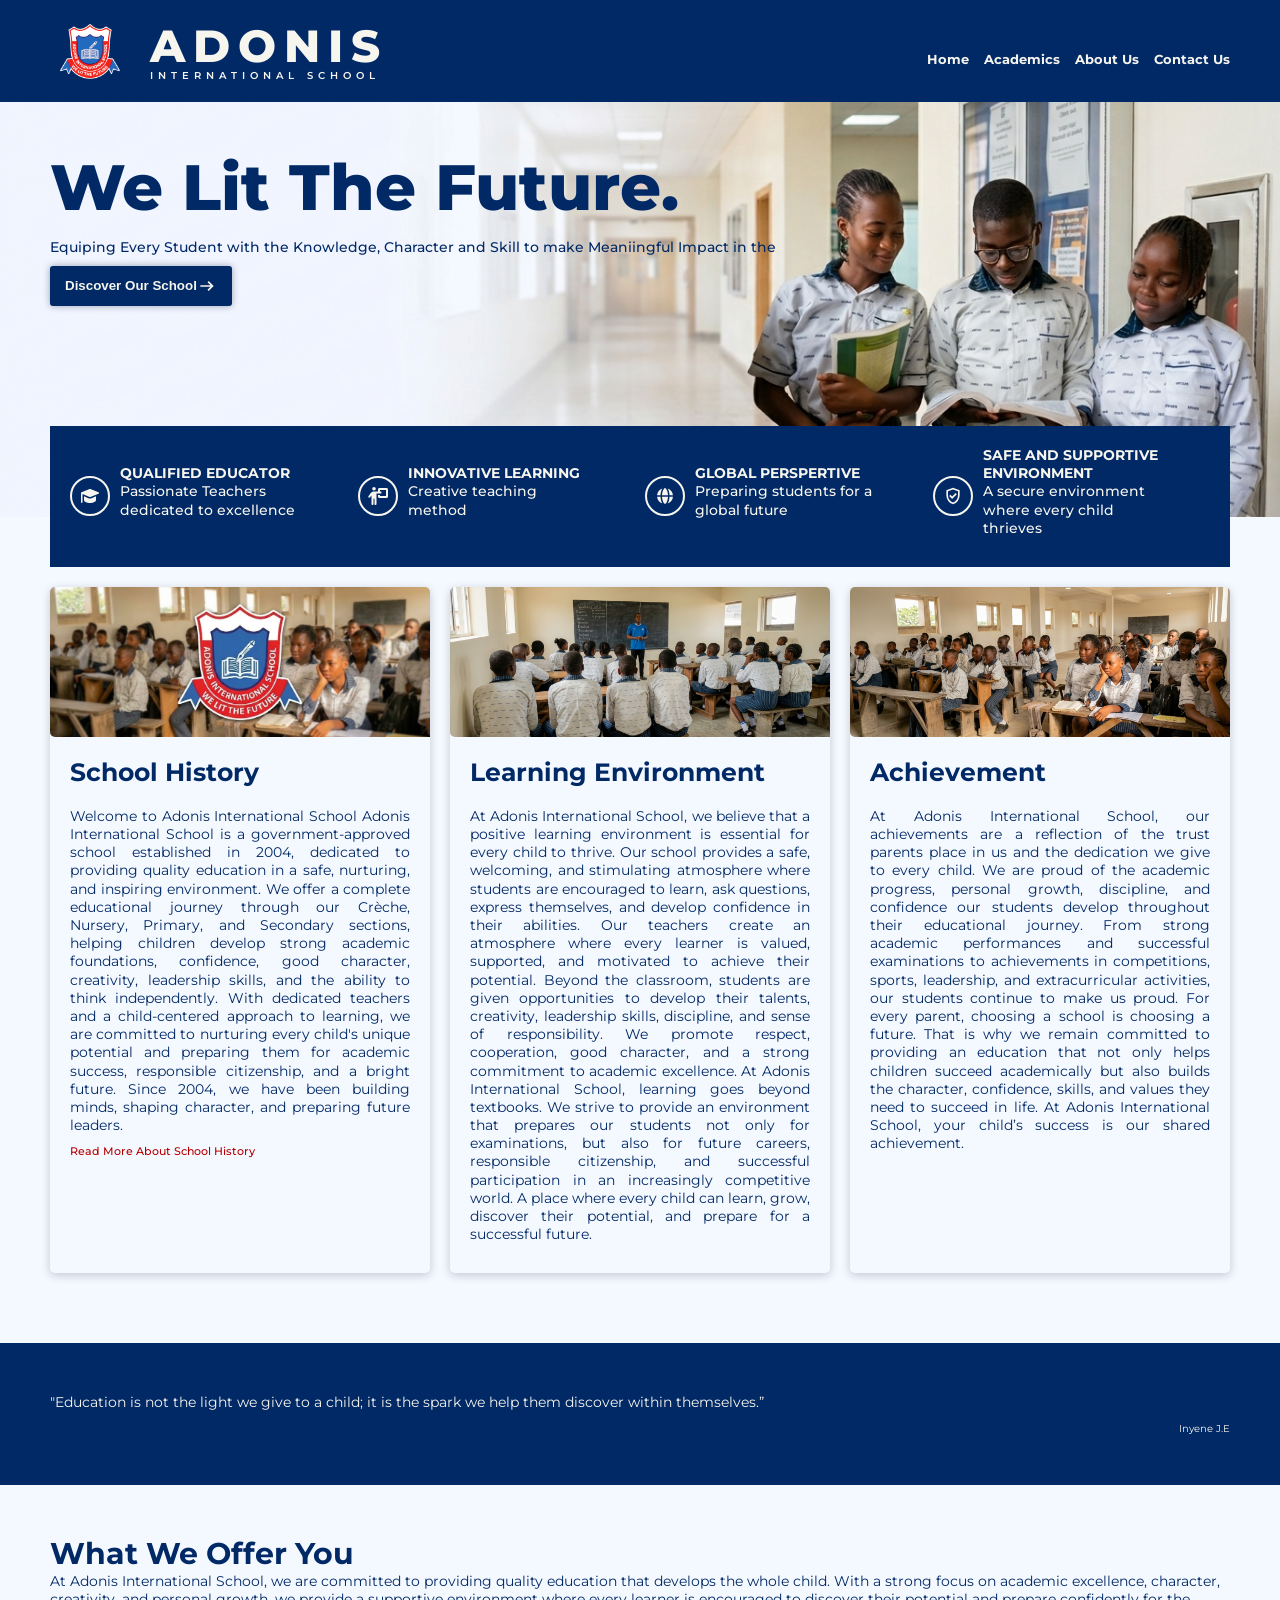
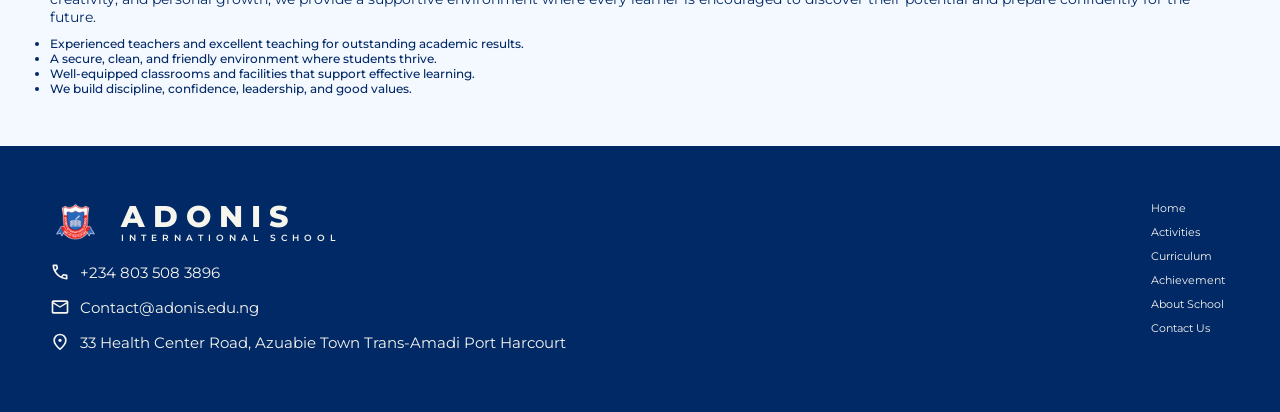
<file: index.html>
<!DOCTYPE html>
<html lang="en">

<head>
    <meta charset="UTF-8">
    <meta name="viewport" content="width=device-width, initial-scale=1.0">
    <title>Adonis International School</title>
    <link rel="stylesheet" href="/Styles/Layout/header.css">
    <link rel="stylesheet" href="/Styles/main.css">
    <link rel="stylesheet" href="/Styles/Components/buttons.css">
    <link rel="stylesheet" href="/Styles/Layout/footer.css">

</head>

<body>
    <div id="header"></div>
    <section class="hero">
        <h1 class="heroTitle">We Lit The Future.</h1>
        <p class="heroDesc">Equiping Every Student with the Knowledge, Character and Skill to make Meaniingful Impact in
            the </p>
        <a href=""><button>Discover Our School <svg xmlns="http://www.w3.org/2000/svg" height="24px"
                    viewBox="0 -960 960 960" width="24px" fill="#1f1f1f">
                    <path d="m560-240-56-58 142-142H160v-80h486L504-662l56-58 240 240-240 240Z" />
                </svg></button>
        </a>
        <div class="bragsContainer">
            <div class="bragCard">
                <div class="iconOutline"><svg xmlns="http://www.w3.org/2000/svg"
                        viewBox="0 0 640 640"><!--!Font Awesome Free v7.3.1 by @fontawesome - https://fontawesome.com License - https://fontawesome.com/license/free Copyright 2026 Fonticons, Inc.-->
                        <path
                            d="M80 259.8L289.2 345.9C299 349.9 309.4 352 320 352C330.6 352 341 349.9 350.8 345.9L593.2 246.1C602.2 242.4 608 233.7 608 224C608 214.3 602.2 205.6 593.2 201.9L350.8 102.1C341 98.1 330.6 96 320 96C309.4 96 299 98.1 289.2 102.1L46.8 201.9C37.8 205.6 32 214.3 32 224L32 520C32 533.3 42.7 544 56 544C69.3 544 80 533.3 80 520L80 259.8zM128 331.5L128 448C128 501 214 544 320 544C426 544 512 501 512 448L512 331.4L369.1 390.3C353.5 396.7 336.9 400 320 400C303.1 400 286.5 396.7 270.9 390.3L128 331.4z" />
                    </svg></div>
                <p><Span>QUALIFIED EDUCATOR</Span>Passionate Teachers dedicated to excellence</p>
            </div>
            <div class="bragCard">
                <div class="iconOutline"><svg xmlns="http://www.w3.org/2000/svg"
                        viewBox="0 0 640 640"><!--!Font Awesome Free v7.3.1 by @fontawesome - https://fontawesome.com License - https://fontawesome.com/license/free Copyright 2026 Fonticons, Inc.-->
                        <path
                            d="M192 144C222.9 144 248 118.9 248 88C248 57.1 222.9 32 192 32C161.1 32 136 57.1 136 88C136 118.9 161.1 144 192 144zM176 576L176 416C176 407.2 183.2 400 192 400C200.8 400 208 407.2 208 416L208 576C208 593.7 222.3 608 240 608C257.7 608 272 593.7 272 576L272 240L400 240C417.7 240 432 225.7 432 208C432 190.3 417.7 176 400 176L384 176L384 128L576 128L576 320L384 320L384 288L320 288L320 336C320 362.5 341.5 384 368 384L592 384C618.5 384 640 362.5 640 336L640 112C640 85.5 618.5 64 592 64L368 64C341.5 64 320 85.5 320 112L320 176L197.3 176C151.7 176 108.8 197.6 81.7 234.2L14.3 324.9C3.8 339.1 6.7 359.1 20.9 369.7C35.1 380.3 55.1 377.3 65.7 363.1L112 300.7L112 576C112 593.7 126.3 608 144 608C161.7 608 176 593.7 176 576z" />
                    </svg></div>
                <p><Span>INNOVATIVE LEARNING</Span>Creative teaching method</p>
            </div>
            <div class="bragCard">
                <div class="iconOutline"><svg xmlns="http://www.w3.org/2000/svg"
                        viewBox="0 0 640 640"><!--!Font Awesome Free v7.3.1 by @fontawesome - https://fontawesome.com License - https://fontawesome.com/license/free Copyright 2026 Fonticons, Inc.-->
                        <path
                            d="M415.9 344L225 344C227.9 408.5 242.2 467.9 262.5 511.4C273.9 535.9 286.2 553.2 297.6 563.8C308.8 574.3 316.5 576 320.5 576C324.5 576 332.2 574.3 343.4 563.8C354.8 553.2 367.1 535.8 378.5 511.4C398.8 467.9 413.1 408.5 416 344zM224.9 296L415.8 296C413 231.5 398.7 172.1 378.4 128.6C367 104.2 354.7 86.8 343.3 76.2C332.1 65.7 324.4 64 320.4 64C316.4 64 308.7 65.7 297.5 76.2C286.1 86.8 273.8 104.2 262.4 128.6C242.1 172.1 227.8 231.5 224.9 296zM176.9 296C180.4 210.4 202.5 130.9 234.8 78.7C142.7 111.3 74.9 195.2 65.5 296L176.9 296zM65.5 344C74.9 444.8 142.7 528.7 234.8 561.3C202.5 509.1 180.4 429.6 176.9 344L65.5 344zM463.9 344C460.4 429.6 438.3 509.1 406 561.3C498.1 528.6 565.9 444.8 575.3 344L463.9 344zM575.3 296C565.9 195.2 498.1 111.3 406 78.7C438.3 130.9 460.4 210.4 463.9 296L575.3 296z" />
                    </svg></div>
                <p><Span>GLOBAL PERSPERTIVE</Span>Preparing students for a global future</p>
            </div>
            <div class="bragCard">
                <div class="iconOutline"><svg xmlns="http://www.w3.org/2000/svg" height="24px" viewBox="0 -960 960 960"
                        width="24px" fill="#e3e3e3">
                        <path
                            d="m438-338 226-226-57-57-169 169-84-84-57 57 141 141Zm42 258q-139-35-229.5-159.5T160-516v-244l320-120 320 120v244q0 152-90.5 276.5T480-80Zm0-84q104-33 172-132t68-220v-189l-240-90-240 90v189q0 121 68 220t172 132Zm0-316Z" />
                    </svg></div>
                <p><Span>SAFE AND SUPPORTIVE ENVIRONMENT</Span>A secure environment where every child thrieves</p>
            </div>
        </div>

    </section>

    <section class="aboutSchool">
        <div class="aboutCard">
            <div class="imgContainer"><img src="/assets/Images/classAndLogo.jpg.jpeg" alt=""></div>
            <h3>School History</h3>
            <p>Welcome to Adonis International School

                Adonis International School is a government-approved school established in 2004, dedicated to providing
                quality education in a safe, nurturing, and inspiring environment.

                We offer a complete educational journey through our Crèche, Nursery, Primary, and Secondary sections,
                helping children develop strong academic foundations, confidence, good character, creativity, leadership
                skills, and the ability to think independently.

                With dedicated teachers and a child-centered approach to learning, we are committed to nurturing every
                child's unique potential and preparing them for academic success, responsible citizenship, and a bright
                future.

                Since 2004, we have been building minds, shaping character, and preparing future leaders. <br>

                <a href="/Pages/About/school.html">Read More About School History</a>
            </p>
        </div>
        <div class="aboutCard">
            <div class="imgContainer"><img src="/assets/Images/students_in_class_backView.jpeg" alt=""></div>
            <h3>Learning Environment</h3>
            <p>At Adonis International School, we believe that a positive learning environment is essential for every
                child to thrive. Our school provides a safe, welcoming, and stimulating atmosphere where students are
                encouraged to learn, ask questions, express themselves, and develop confidence in their abilities.

                Our teachers create an atmosphere where every learner is valued, supported, and motivated to
                achieve their potential.

                Beyond the classroom, students are given opportunities to develop their talents, creativity, leadership
                skills, discipline, and sense of responsibility. We promote respect, cooperation, good character, and a
                strong commitment to academic excellence.

                At Adonis International School, learning goes beyond textbooks. We strive to provide an environment that
                prepares our students not only for examinations, but also for future careers, responsible citizenship,
                and successful participation in an increasingly competitive world.

                A place where every child can learn, grow, discover their potential, and prepare for a successful
                future. <br>
                <!-- <a href="/Pages/About/facilities.html">Read More about Learning Environment</a> -->
            </p>
        </div>
        <div class="aboutCard">
            <div class="imgContainer"><img src="/assets/Images/students_in_class_frontView.jpeg" alt=""></div>
            <h3>Achievement</h3>
            <p>At Adonis International School, our achievements are a reflection of the trust parents place in us and
                the dedication we give to every child. We are proud of the academic progress, personal growth,
                discipline, and confidence our students develop throughout their educational journey.

                From strong academic performances and successful examinations to achievements in competitions, sports,
                leadership, and extracurricular activities, our students continue to make us proud.

                For every parent, choosing a school is choosing a future. That is why we remain committed to providing
                an education that not only helps children succeed academically but also builds the character,
                confidence, skills, and values they need to succeed in life.

                At Adonis International School, your child’s success is our shared achievement. <br>
                <!-- <a href="/Pages/About/achievements.html">Read More About Achievement</a> -->
            </p>
        </div>
    </section>
    <section class="quote">
        <p>"Education is not the light we give to a child; it is the spark we help them discover within themselves.”

        </p>
        <span>Inyene J.E</span>
    </section>
    <section class="chooseUs">
        <h2>What We Offer You</h2>
        <p>At Adonis International School, we are committed to providing quality education that develops the whole
            child. With a strong focus on academic excellence, character, creativity, and personal growth, we provide a
            supportive environment where every learner is encouraged to discover their potential and prepare confidently
            for the future.</p>
        <ul>
            <li>Experienced teachers and excellent teaching for outstanding academic results.</li>
            <li>A secure, clean, and friendly environment where students thrive.</li>
            <li>Well-equipped classrooms and facilities that support effective learning.</li>
            <li>We build discipline, confidence, leadership, and good values.</li>
        </ul>
    </section>
    <div id="footer"></div>

    <script type="module" src="/scripts/components.js"></script>
</body>

</html>
</file>
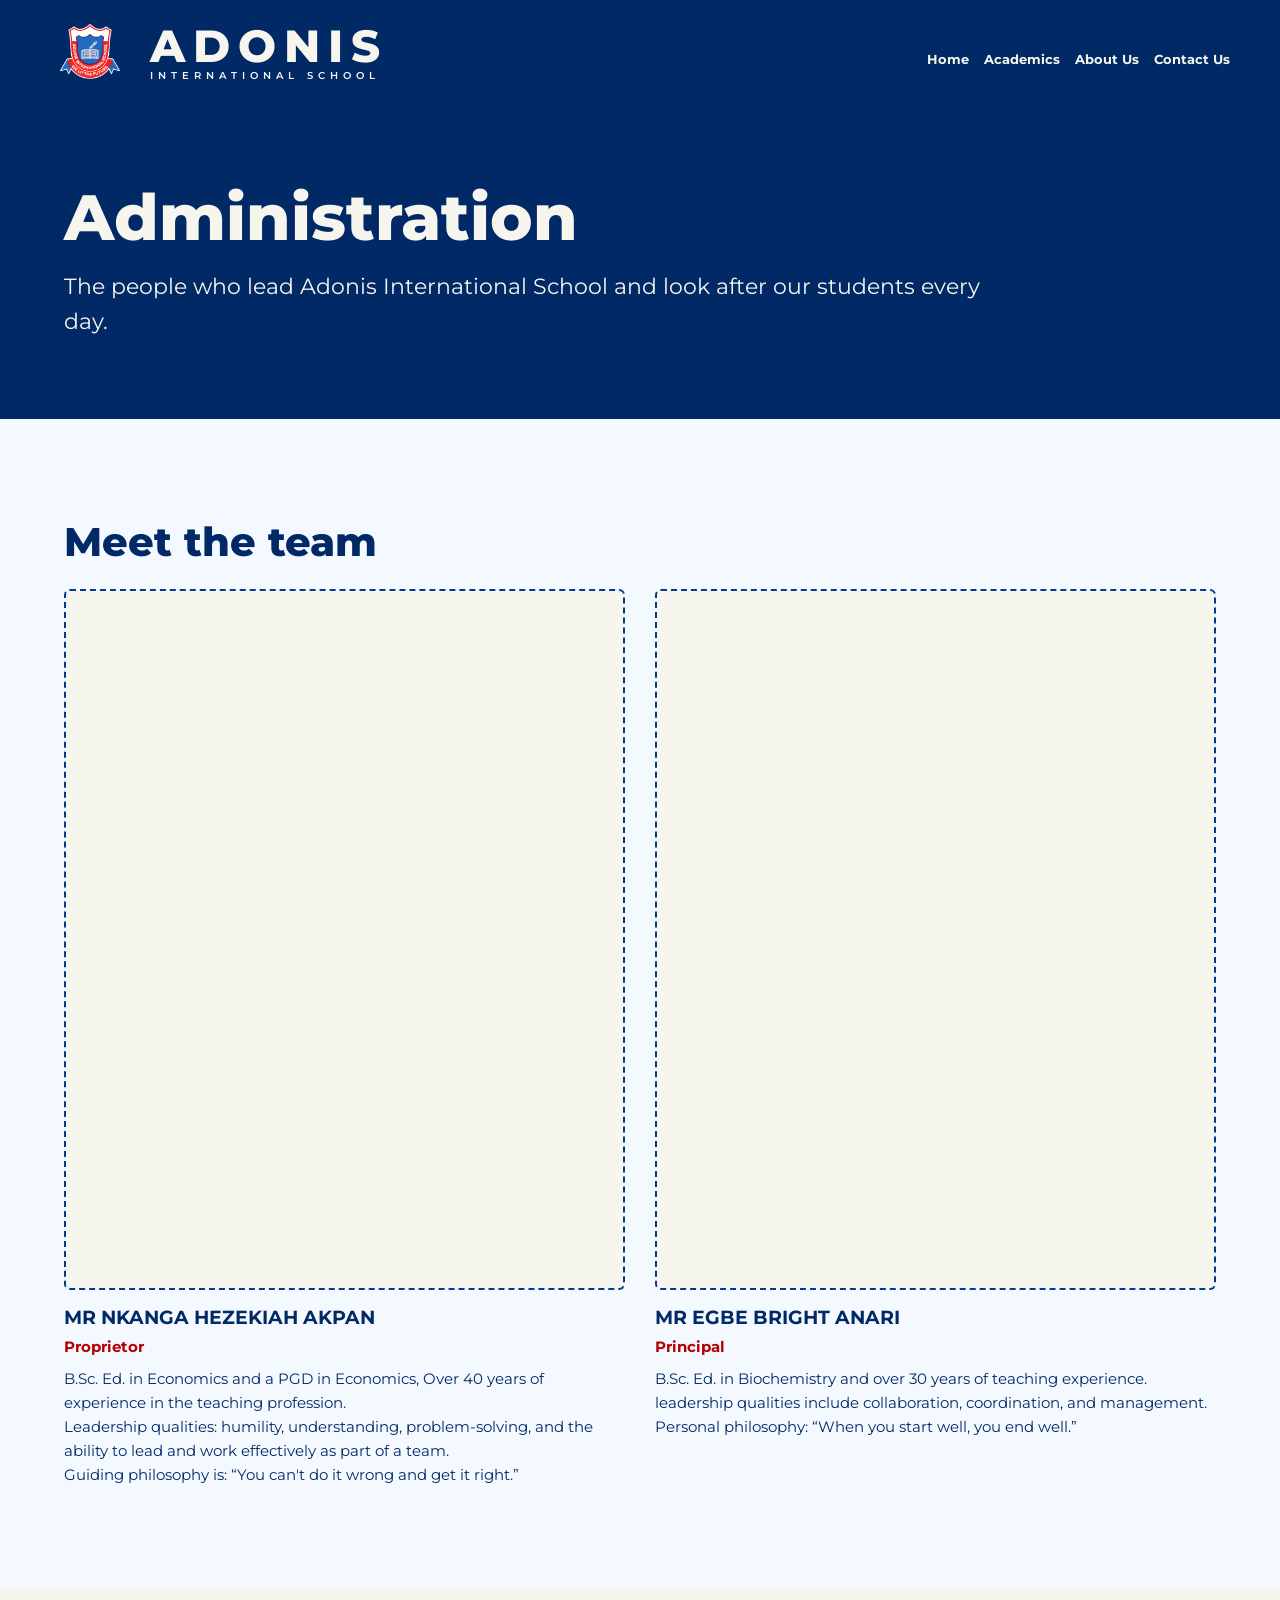
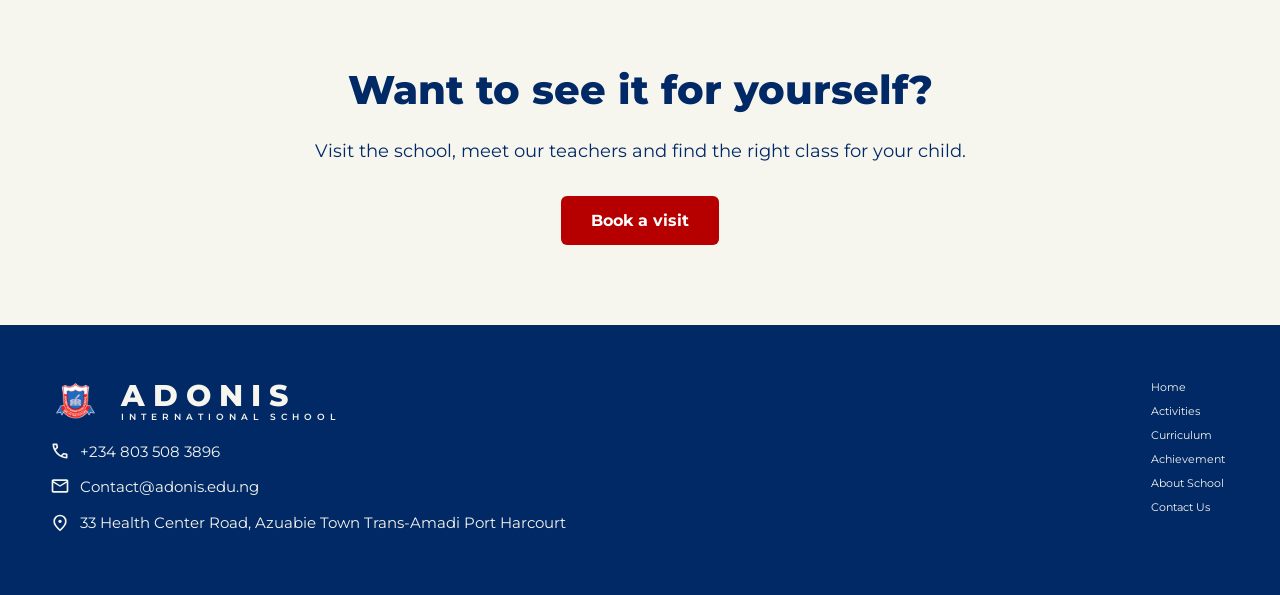
<file: Pages/About/administration.html>
<!DOCTYPE html>
<html lang="en">

<head>
    <meta charset="UTF-8">
    <meta name="viewport" content="width=device-width, initial-scale=1.0">
    <title>Administration | Adonis International School</title>
    <meta name="description" content="The leadership and administration team of Adonis International School.">
    <link rel="stylesheet" href="/Styles/base.css">
    <link rel="stylesheet" href="/Styles/main.css">
    <link rel="stylesheet" href="/Styles/Layout/header.css">
    <link rel="stylesheet" href="/Styles/Layout/footer.css">
    <link rel="stylesheet" href="/Styles/Components/buttons.css">
    <link rel="stylesheet" href="/Styles/Pages/about.css">
</head>

<body class="aboutPage">

    <div id="header"></div>

    <main>
        <section class="pageIntro">
            <h1>Administration</h1>
            <p>The people who lead Adonis International School and look after our students every day.</p>
        </section>

        <section class="gridSection">
            <h2>Meet the team</h2>
            <!-- TODO: replace names and titles with the real administration, add photos in /assets/images/ -->
            <div class="people">
                <article class="person">
                    <div class="person__photo" role="img" aria-label="Photo placeholder"></div>
                    <h3>MR NKANGA HEZEKIAH AKPAN</h3>
                    <p class="person__role">Proprietor</p>
                    <p>B.Sc. Ed. in Economics and a PGD in Economics, Over 40 years of experience in the
                        teaching profession. <br>

                        Leadership qualities: humility, understanding, problem-solving, and the
                        ability to lead and work effectively as part of a team. <br> Guiding philosophy is: “You can't
                        do
                        it wrong and get it right.”</p>
                </article>
                <article class="person">
                    <div class="person__photo" role="img" aria-label="Photo placeholder"></div>
                    <h3>MR EGBE BRIGHT ANARI</h3>
                    <p class="person__role">Principal</p>
                    <p>B.Sc. Ed. in Biochemistry and over 30 years of teaching experience.

                        leadership qualities include collaboration, coordination, and management. <br>
                        Personal philosophy: “When you
                        start well, you end well.”</p>
                </article>
            </div>
        </section>

        <section class="pageCta">
            <h2>Want to see it for yourself?</h2>
            <p>Visit the school, meet our teachers and find the right class for your child.</p>
            <a class="btn" href="/Pages/Contact/contact.html">Book a visit</a>
        </section>
    </main>

    <div id="footer"></div>

    <script type="module" src="/scripts/components.js"></script>
</body>

</html>
</file>
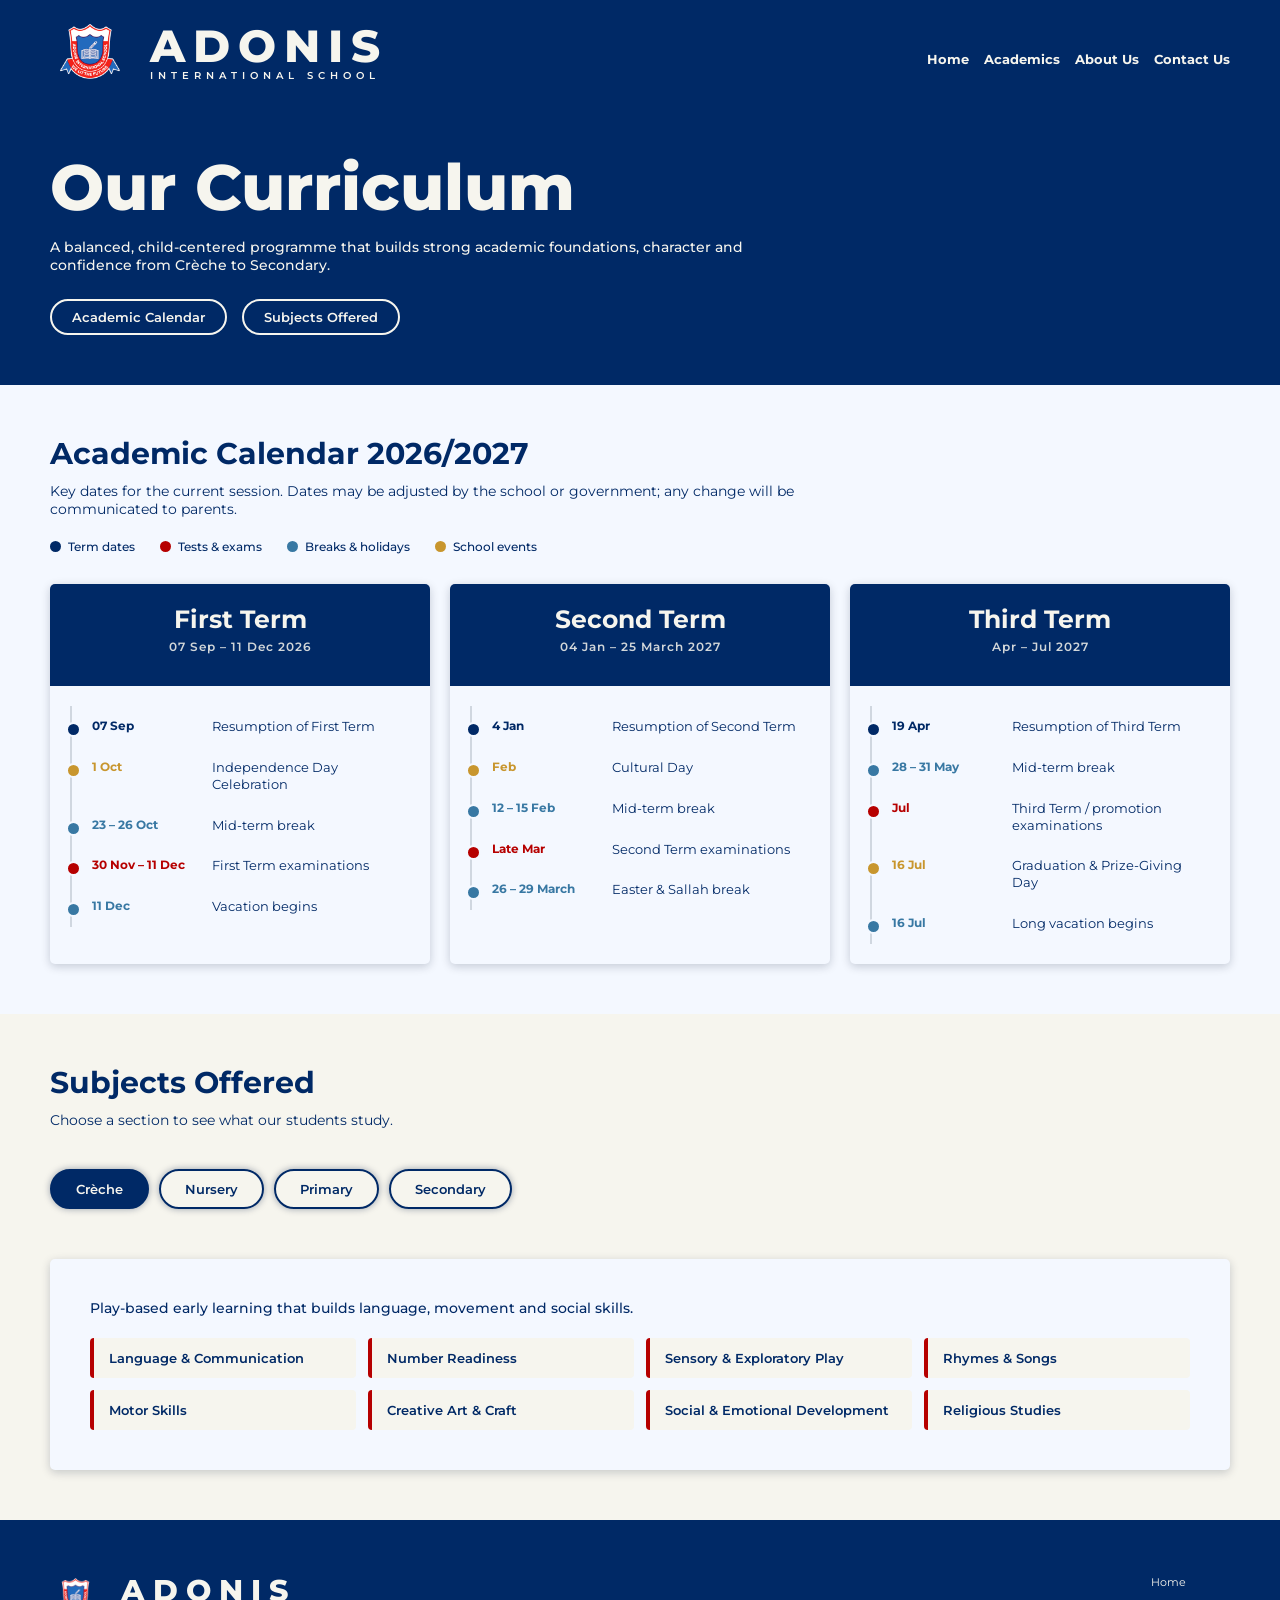
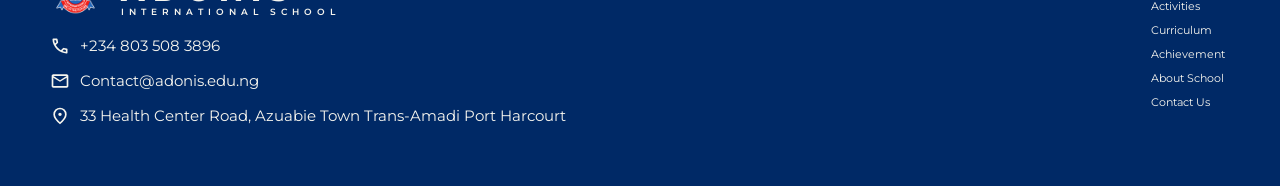
<file: Pages/Academics/curriculum.html>
<!DOCTYPE html>
<html lang="en">

<head>
    <meta charset="UTF-8">
    <meta name="viewport" content="width=device-width, initial-scale=1.0">
    <title>Curriculum | Adonis International School</title>
    <link rel="stylesheet" href="/Styles/base.css">
    <link rel="stylesheet" href="/Styles/main.css">
    <link rel="stylesheet" href="/Styles/Layout/header.css">
    <link rel="stylesheet" href="/Styles/Layout/footer.css">
    <link rel="stylesheet" href="/Styles/Components/buttons.css">
    <link rel="stylesheet" href="/Styles/Pages/curriculum.css">
</head>

<body>
    <div id="header"></div>

    <section class="pageHero">
        <h1>Our Curriculum</h1>
        <p>A balanced, child-centered programme that builds strong academic foundations, character and confidence
            from Crèche to Secondary.</p>
        <nav class="pageLinks" aria-label="On this page">
            <a href="#calendar">Academic Calendar</a>
            <a href="#subjects">Subjects Offered</a>
        </nav>
    </section>

    <!-- ACADEMIC CALENDAR -->
    <section class="calendar" id="calendar">
        <div class="sectionHead">
            <h2>Academic Calendar 2026/2027</h2>
            <p>Key dates for the current session. Dates may be adjusted by the school or government; any change will be
                communicated to parents.</p>
            <ul class="legend">
                <li><span class="dot term"></span>Term dates</li>
                <li><span class="dot exam"></span>Tests &amp; exams</li>
                <li><span class="dot break"></span>Breaks &amp; holidays</li>
                <li><span class="dot event"></span>School events</li>
            </ul>
        </div>

        <div class="termGrid">
            <article class="termCard">
                <header class="termHead">
                    <h3>First Term</h3>
                    <span>07 Sep – 11 Dec 2026</span>
                </header>
                <ul class="timeline">
                    <li class="term"><time>07 Sep</time><p>Resumption of First Term</p></li>
                    <li class="event"><time>1 Oct</time><p>Independence Day Celebration</p></li>
                    <li class="break"><time>23 – 26 Oct</time><p>Mid-term break</p></li>
                    <li class="exam"><time>30 Nov – 11 Dec</time><p>First Term examinations</p></li>
                    <li class="break"><time>11 Dec</time><p>Vacation begins</p></li>
                </ul>
            </article>

            <article class="termCard">
                <header class="termHead">
                    <h3>Second Term</h3>
                    <span>04 Jan – 25 March 2027</span>
                </header>
                <ul class="timeline">
                    <li class="term"><time>4 Jan</time><p>Resumption of Second Term</p></li>
                    <li class="event"><time>Feb</time><p>Cultural Day</p></li>
                    <li class="break"><time>12 – 15 Feb</time><p>Mid-term break</p></li>
                    <li class="exam"><time>Late Mar</time><p>Second Term examinations</p></li>
                    <li class="break"><time>26 – 29 March</time><p>Easter &amp; Sallah break</p></li>
                </ul>
            </article>

            <article class="termCard">
                <header class="termHead">
                    <h3>Third Term</h3>
                    <span>Apr – Jul 2027</span>
                </header>
                <ul class="timeline">
                    <li class="term"><time>19 Apr</time><p>Resumption of Third Term</p></li>
                    <li class="break"><time>28 – 31 May</time><p>Mid-term break</p></li>
                    <li class="exam"><time>Jul</time><p>Third Term / promotion examinations</p></li>
                    <li class="event"><time>16 Jul</time><p>Graduation &amp; Prize-Giving Day</p></li>
                    <li class="break"><time>16 Jul</time><p>Long vacation begins</p></li>
                </ul>
            </article>
        </div>
    </section>

    <!-- SUBJECTS -->
    <section class="subjects" id="subjects">
        <div class="sectionHead">
            <h2>Subjects Offered</h2>
            <p>Choose a section to see what our students study.</p>
        </div>

        <div class="tabs" role="tablist" aria-label="School sections">
            <button role="tab" id="tab-creche" aria-controls="panel-creche" aria-selected="true">Crèche</button>
            <button role="tab" id="tab-nursery" aria-controls="panel-nursery" aria-selected="false">Nursery</button>
            <button role="tab" id="tab-primary" aria-controls="panel-primary" aria-selected="false">Primary</button>
            <button role="tab" id="tab-secondary" aria-controls="panel-secondary" aria-selected="false">Secondary</button>
        </div>

        <div class="panel" role="tabpanel" id="panel-creche" aria-labelledby="tab-creche">
            <p class="panelIntro">Play-based early learning that builds language, movement and social skills.</p>
            <ul class="subjectList">
                <li>Language &amp; Communication</li>
                <li>Number Readiness</li>
                <li>Sensory &amp; Exploratory Play</li>
                <li>Rhymes &amp; Songs</li>
                <li>Motor Skills</li>
                <li>Creative Art &amp; Craft</li>
                <li>Social &amp; Emotional Development</li>
                <li>Religious Studies</li>
            </ul>
        </div>

        <div class="panel" role="tabpanel" id="panel-nursery" aria-labelledby="tab-nursery" hidden>
            <p class="panelIntro">Foundational literacy and numeracy, taught through activity and discovery.</p>
            <ul class="subjectList">
                <li>Letter Work &amp; Phonics</li>
                <li>Number Work</li>
                <li>Handwriting</li>
                <li>Reading Readiness</li>
                <li>Nature &amp; Science Study</li>
                <li>Social Habits</li>
                <li>Health Habits</li>
                <li>Rhymes &amp; Poems</li>
                <li>Creative Arts</li>
                <li>Physical Education</li>
                <li>Religious Studies</li>
            </ul>
        </div>

        <div class="panel" role="tabpanel" id="panel-primary" aria-labelledby="tab-primary" hidden>
            <p class="panelIntro">A broad core curriculum that develops strong reasoning, communication and creativity.</p>
            <ul class="subjectList">
                <li>English Language</li>
                <li>Mathematics</li>
                <li>Basic Science &amp; Technology</li>
                <li>Social Studies</li>
                <li>Civic Education</li>
                <li>Verbal Reasoning</li>
                <li>Quantitative Reasoning</li>
                <li>Computer Studies</li>
                <li>Agricultural Science</li>
                <li>Home Economics</li>
                <li>Cultural &amp; Creative Arts</li>
                <li>Physical &amp; Health Education</li>
                <li>French</li>
                <li>Nigerian Language</li>
                <li>Religious Studies</li>
            </ul>
        </div>

        <div class="panel" role="tabpanel" id="panel-secondary" aria-labelledby="tab-secondary" hidden>
            <p class="panelIntro">A rigorous programme that prepares students for external examinations and higher education.</p>

            <h4>Junior Secondary</h4>
            <ul class="subjectList">
                <li>English Language</li>
                <li>Mathematics</li>
                <li>Basic Science</li>
                <li>Basic Technology</li>
                <li>Computer Science</li>
                <li>Social Studies</li>
                <li>Civic Education</li>
                <li>Business Studies</li>
                <li>Agricultural Science</li>
                <li>Home Economics</li>
                <li>Cultural &amp; Creative Arts</li>
                <li>Physical &amp; Health Education</li>
                <li>French</li>
                <li>Literature in English</li>
                <li>Christian Religious Studies</li>
            </ul>

            <h4>Senior Secondary: Core</h4>
            <ul class="subjectList">
                <li>English Language</li>
                <li>General Mathematics</li>
                <li>Civic Education</li>
                <li>Data Processing</li>
            </ul>

            <h4>Senior Secondary: Science</h4>
            <ul class="subjectList">
                <li>Physics</li>
                <li>Chemistry</li>
                <li>Biology</li>
                <li>Further Mathematics</li>
                <li>Agricultural Science</li>
                <li>Technical Drawing</li>
                <li>Geography</li>
            </ul>

            <h4>Senior Secondary: Commercial</h4>
            <ul class="subjectList">
                <li>Financial Accounting</li>
                <li>Commerce</li>
                <li>Economics</li>
                <li>Marketing</li>
            </ul>

            <h4>Senior Secondary: Arts &amp; Humanities</h4>
            <ul class="subjectList">
                <li>Literature in English</li>
                <li>Government</li>
                <li>Christian Religious Studies</li>
            </ul>
        </div>
    </section>

    <div id="footer"></div>

    <script type="module" src="/scripts/components.js"></script>
    <script type="module" src="/scripts/curriculum.js"></script>
</body>

</html>
</file>
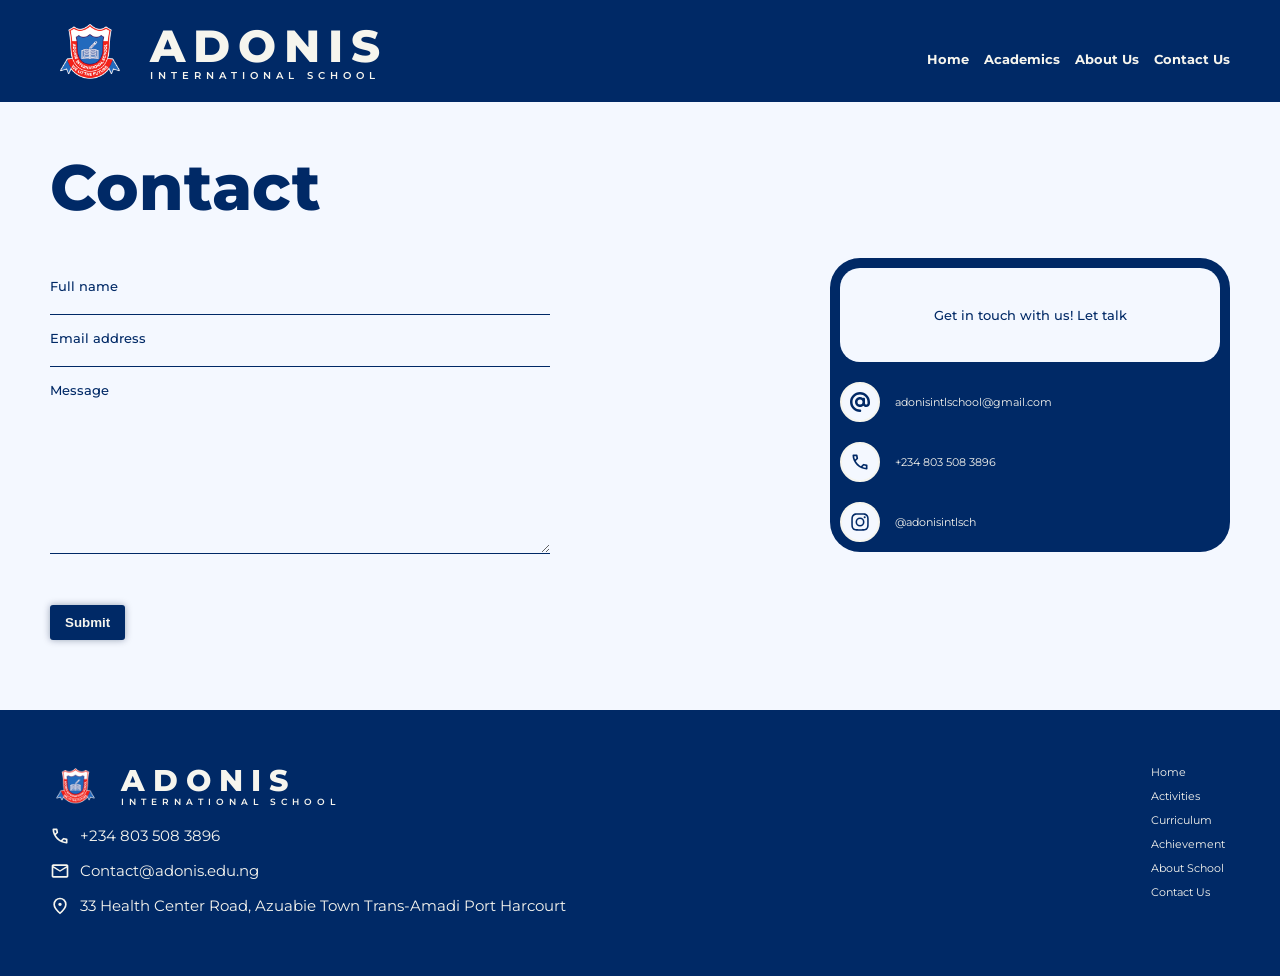
<file: Pages/Contact/contact.html>
<!DOCTYPE html>
<html lang="en">

<head>
    <meta charset="UTF-8">
    <meta name="viewport" content="width=device-width, initial-scale=1.0">
    <title>Contact</title>
    <link rel="stylesheet" href="/Styles/base.css">
    <link rel="stylesheet" href="/Styles/Layout/header.css">
    <link rel="stylesheet" href="/Styles/main.css">
    <link rel="stylesheet" href="/Styles/Layout/container.css">
    <link rel="stylesheet" href="/Styles/Layout/footer.css">
</head>

<body>
    <div id="header"></div>
    <main>
        <h1>Contact</h1>
        <div class="formContainer">
            <form action="/api/contact" method="post" id="contact-form">
                <div class="inputGroup">
                    <label for="name">Full name</label>
                    <input type="text" id="name" name="name" autocomplete="name" maxlength="100" required>
                </div>

                <div class="inputGroup">
                    <label for="email">Email address</label>
                    <input type="email" id="email" name="email" autocomplete="email" maxlength="254" required>
                </div>

                <div class="inputGroup">
                    <label for="message">Message</label>
                    <textarea name="message" id="message" rows="10" maxlength="5000" required></textarea>
                </div>
                <p class="formStatus" id="form-status" role="status" aria-live="polite"></p>
                <button class="submit" type="submit">Submit</button>
            </form>
            <div class="sideCard">
                <div class="actionDetails">Get in touch with us! Let talk</div>
                <div class="icons">
                    <div class="iconGroup">
                        <div class="iconOutline"><svg xmlns="http://www.w3.org/2000/svg" viewBox="0 0 512 512">
                                <path
                                    d="M256 64C150 64 64 150 64 256s86 192 192 192c17.7 0 32 14.3 32 32s-14.3 32-32 32C114.6 512 0 397.4 0 256S114.6 0 256 0 512 114.6 512 256l0 32c0 53-43 96-96 96-29.3 0-55.6-13.2-73.2-33.9-22.8 21-53.3 33.9-86.8 33.9-70.7 0-128-57.3-128-128s57.3-128 128-128c27.9 0 53.7 8.9 74.7 24.1 5.7-5 13.1-8.1 21.3-8.1 17.7 0 32 14.3 32 32l0 112c0 17.7 14.3 32 32 32s32-14.3 32-32l0-32c0-106-86-192-192-192zm64 192a64 64 0 1 0 -128 0 64 64 0 1 0 128 0z" />
                            </svg></div><a href="mailto: adonisintlschool@gmail.com">adonisintlschool@gmail.com</a>
                    </div>

                    <div class="iconGroup">
                        <div class="iconOutline"><svg xmlns="http://www.w3.org/2000/svg" height="24px"
                                viewBox="0 -960 960 960" width="24px" fill="#1f1f1f">
                                <path
                                    d="M798-120q-125 0-247-54.5T329-329Q229-429 174.5-551T120-798q0-18 12-30t30-12h162q14 0 25 9.5t13 22.5l26 140q2 16-1 27t-11 19l-97 98q20 37 47.5 71.5T387-386q31 31 65 57.5t72 48.5l94-94q9-9 23.5-13.5T670-390l138 28q14 4 23 14.5t9 23.5v162q0 18-12 30t-30 12ZM241-600l66-66-17-94h-89q5 41 14 81t26 79Zm358 358q39 17 79.5 27t81.5 13v-88l-94-19-67 67ZM241-600Zm358 358Z" />
                            </svg></div><a href="tel: +2348035083896">+234 803 508 3896</a>
                    </div>

                    <div class="iconGroup">
                        <div class="iconOutline"><svg xmlns="http://www.w3.org/2000/svg" viewBox="0 0 448 512">
                                <path
                                    d="M224.3 141a115 115 0 1 0 -.6 230 115 115 0 1 0 .6-230zm-.6 40.4a74.6 74.6 0 1 1 .6 149.2 74.6 74.6 0 1 1 -.6-149.2zm93.4-45.1a26.8 26.8 0 1 1 53.6 0 26.8 26.8 0 1 1 -53.6 0zm129.7 27.2c-1.7-35.9-9.9-67.7-36.2-93.9-26.2-26.2-58-34.4-93.9-36.2-37-2.1-147.9-2.1-184.9 0-35.8 1.7-67.6 9.9-93.9 36.1s-34.4 58-36.2 93.9c-2.1 37-2.1 147.9 0 184.9 1.7 35.9 9.9 67.7 36.2 93.9s58 34.4 93.9 36.2c37 2.1 147.9 2.1 184.9 0 35.9-1.7 67.7-9.9 93.9-36.2 26.2-26.2 34.4-58 36.2-93.9 2.1-37 2.1-147.8 0-184.8zM399 388c-7.8 19.6-22.9 34.7-42.6 42.6-29.5 11.7-99.5 9-132.1 9s-102.7 2.6-132.1-9c-19.6-7.8-34.7-22.9-42.6-42.6-11.7-29.5-9-99.5-9-132.1s-2.6-102.7 9-132.1c7.8-19.6 22.9-34.7 42.6-42.6 29.5-11.7 99.5-9 132.1-9s102.7-2.6 132.1 9c19.6 7.8 34.7 22.9 42.6 42.6 11.7 29.5 9 99.5 9 132.1s2.7 102.7-9 132.1z" />
                            </svg></div><a href="https://www.instagram.com/adonisintlsch/">@adonisintlsch</a>
                    </div>
                </div>
            </div>
        </div>
    </main>
    <div id="footer"></div>
    <script type="module" src="/scripts/components.js"></script>
    <script type="module" src="/scripts/contact.js"></script>
</body>

</html>
</file>
<file: Styles/Layout/header.css>
@import url('/Styles/base.css');

header {
    width: 100%;
    height: clamp(10rem, 8vw, 14rem);
    background-color: var(--primaryColor);
    display: flex;
    align-items: center;
    padding: clamp(.5rem, 1vh, 5rem) clamp(1.2rem, 5vw, 5rem);

    nav {
        position: absolute;
        top: clamp(5rem, 4vw, 7rem);
        right: clamp(1.2rem, 5vw, 5rem);
    }
}

.brandGroup {
    display: flex;
    align-items: center;
    margin-right: auto;
}

.brandLogo {
    display: flex;
    align-items: center;

    img {
        width: auto;
        height: clamp(8rem, 6vw, 12rem);
    }
}

.brandName {
    font-size: clamp(2.4rem, 5vw, 4.5rem);
    font-weight: 800;
    color: var(--lightColor);
    display: flex;
    flex-direction: column;
    line-height: 1.1;
    letter-spacing: clamp(.3rem, 1.5vw, .8rem);
    margin-left: 2rem;

    span {
        font-size: clamp(.9rem, 1.6vw, 1rem);
        font-weight: 600;
        letter-spacing: .5rem;
    }
}



.listContainer {
    display: flex;
    gap: 1.5rem;
    list-style: none;

    .title {
        text-decoration: none;
        color: var(--lightColor);
        font-size: 1.3rem;
        cursor: pointer;
        height: 2rem;
        font-weight: 700;
        transition: var(--transition);

        &:hover {
            color: var(--lightHover);
            transform: var(--transform);
        }
    }

    .content {
        background-color: var(--lightColor);
        padding: 1.5rem 1rem;
        display: none;
        flex-direction: column;
        gap: 1.5rem;
        position: absolute;
        box-shadow: var(--shadow);
        border-radius: 0 0 .5rem .5rem;
        top: 2rem;

        a {
            font-weight: 600;

            &:hover {
                color: var(--lightHover);
            }
        }
    }

    .dropDown {
        display: flex;
        flex-direction: column;
        position: relative;
    }

    .dropDown:hover {
        .content {
            display: flex;
        }
    }
}

#sidebarActive,
.opensidebar,
.closesidebar {
    display: none;
}

@media(max-width:725px) {

    .listContainer {
        flex-direction: column;
        background-color: var(--primaryColor);
        width: 50vw;
        height: 100vh;
        z-index: 95;
        position: fixed;
        right: -100%;
        top: 0;
        padding: 2rem;
        box-sizing: var(--shadow);
        transition: var(--transition);
    }

    .opensidebar,
    .closesidebar {
        display: block;
    }

    .opensidebar {
        position: relative;
        top: -3rem;
    }

    #sidebarActive:checked~.listContainer {
        right: 0;
    }

}
</file>
<file: Styles/main.css>
body {
    background-color: var(--bgColor);
    width: 100%;
}

section,
main {
    padding: clamp(1.2rem, 5vw, 5rem);
    width: 100%;
}

main{
    display: flex;
    flex-direction: column;
    gap: 2rem;
}

.hero {
    display: flex;
    flex-direction: column;
    background-position: center;
    background-size: cover;

    background-image:

        url(/assets/Images/heroBG.jpeg);

    p {
        font-weight: 500;
    }

    a {
        transition: none;

        &:hover {
            transform: none;
        }
    }


}

h1 {
    font-size: clamp(3.6rem, 5vw + 1.6rem, 6.4rem);
    line-height: 1.1;
    font-weight: 800;
    color: var(--primaryColor);
    margin-bottom: 1.5rem;
}

h2 {
    color: var(--primaryColor);
    font-size: clamp(2rem, 2.5vw + 1rem, 3rem);
}

h3 {
    padding: 0 2rem;
    color: var(--primaryColor);
    font-size: clamp(1.75rem, 2vw + 1rem, 2.5rem);
}

p {
    font-size: clamp(1.2rem, 3vw, 1.4rem);
    font-weight: 400;
    color: var(--primaryColor);
    line-height: 1.3;
    margin-bottom: 1rem;
}

.imgContainer {
    border-radius: .5rem .5rem 000;
    overflow: hidden;
    margin-bottom: 2rem;

    img {
        width: 100%;
        height: 100%;
        object-fit: cover;
    }
}

a {
    text-decoration: none;
    color: var(--primaryColor);
    font-size: 1.1rem;
    transition: var(--transition);

    &:hover {
        transform: var(--transform);
    }
}

.bragsContainer {
    display: grid;
    background-color: var(--primaryColor);
    width: 100%;
    grid-template-columns: repeat(auto-fit, minmax(250px, 1fr));
    gap: 1rem;
    padding: clamp(.72rem, 5vw, 2rem);
    position: relative;
    top: 10rem;
}

.bragCard {
    display: flex;
    align-items: center;
    gap: 1rem;


    p {
        display: flex;
        flex-direction: column;
        color: var(--lightColor);
        width: 65%;

        span {
            font-weight: 700;
        }
    }

}

.iconOutline {
    border: 2px solid var(--lightColor);
    height: 4rem;
    width: 4rem;
    border-radius: 50%;
    display: flex;
    align-items: center;
    justify-content: center;

    svg {
        fill: var(--lightColor);
    }
}

.aboutSchool {
    padding: clamp(3rem, 7vw, 7rem) clamp(1.2rem, 5vw, 5rem);
    display: grid;
    width: 100%;
    grid-template-columns: repeat(auto-fit, minmax(250px, 1fr));
    gap: 2rem;

    .aboutCard {
        background-color: var(--bgColor);
        box-shadow: var(--cardShadow);
        border-radius: .5rem;
        display: flex;
        flex-direction: column;
        transition: var(--transition);

        .imgContainer {
            width: 100%;
            height: 15rem;
        }



        p {
            padding: 2rem;
            text-align: justify;
            display: flex;
            flex-direction: column;
            color: var(--primaryColor);

            a {
                margin-top: 1rem;
                color: var(--secondaryColor);
                font-weight: 500;

                &:hover {
                    color: var(--secondaryHover);
                }
            }
        }

        &:hover {
            transform: var(--transform);
        }
    }
}

.quote {
    background-color: var(--primaryColor);
    display: flex;
    flex-direction: column;

    p,
    span {
        color: var(--lightColor);
    }

    span {
        align-self: flex-end;
    }
}

.chooseUs {
    li {
        font-size: 1.2rem;
        color: var(--primaryColor);
        font-weight: 500;
    }
}


.school {
    display: flex;
    box-shadow: var(--cardShadow);
    align-items: center;
    gap: 2rem;
    max-width: 120rem;
    margin: 3rem auto;
    
    .imgContainer{
        flex: 1;
        min-width: 0;
        min-height: 25rem;
        border-radius: 1.5rem;
    }

    .sectionDetails {
        min-width: 0;
        flex: 1;
    }

}
@media screen and (max-width: 768px){
    .school{
        flex-direction: column;
        align-items: stretch;
        gap: 1.25rem;
        margin: 1.5rem auto;
        padding: 1rem;
    }

    .imgContainer{
         order: -1;
         width: 100%;
         min-height: 22rem;
         flex: none;
    }

    .sectionDetails{
        width: 100%;
    }
}

@media (max-width:1000px) {
    .bragsContainer {
        top: 3rem;
    }

    .aboutSchool {
        padding: clamp(1rem, 3vw, 3rem) clamp(1.2rem, 5vw, 5rem);
    }
}
</file>
<file: Styles/Components/buttons.css>
@import url('/Styles/base.css');

button, .submit{
    display: flex;
    align-items: center;
    justify-content: space-between;
    max-width: fit-content;
    background-color: var(--primaryColor);
    border: none;
    padding: 1rem 1.5rem;
    color: var(--lightColor);
    box-shadow: var(--buttonShadow);
    margin-bottom: 2rem;
    border-radius: .3rem;
    cursor: pointer;
    font-weight: 600;
    transition: var(--transition);

    svg{
        fill: var(--lightColor);
    }

    &:hover{
        background-color: var(--primaryHover);
        transform: var(--transform);
    }
}
</file>
<file: Styles/Layout/footer.css>
footer {
    background-color: var(--primaryColor);
    width: 100%;
    padding: clamp(1.2rem, 5vw, 5rem);
    display: flex;
    justify-content: space-between;

    .contact {
        display: flex;
        flex-direction: column;
        gap: 1.5rem;

        a, p {
            display: flex;
            align-items: center;
            font-size: 1.5rem;
            color: var(--lightColor);
            gap: 1rem;
        }

        a {
            max-width: fit-content;
        }

    }

    nav {
        display: flex;
        flex-direction: column;
        width: max-content;

        a {
            padding: .5rem;
            color: var(--lightColor);
        }
    }

    .brandLogo{
    img{
        height: clamp(5rem, 4vw, 7rem);
    }
}

.brandName{
    font-size: clamp(1.8rem, 3vw,3rem);
    line-height: 1.1;
    letter-spacing: clamp(.3rem, 1.5vw, .8rem);

    span{
        font-size: clamp(.75rem, 1.25vw, .9rem);
        letter-spacing: .5rem;
    }
}

}


@media (max-width: 425px) {
    footer{
        flex-direction: column;
    }
    
}
</file>
<file: Styles/base.css>
*{
    box-sizing: border-box;
    margin: 0;
    padding: 0;
}

:root{
    font-size: 62.5%;
    font-family:"Montserrat", sans-serif;

    --primaryColor: #002966;
    --secondaryColor: #b60000;
    --primaryHover: #00398f;
    --secondaryHover: #881010;
    --lightColor: #f6f5ee;
    --lightHover: #3878a3;
    --shadow: 0.1rem 0.1rem 1rem #00398f60; 
    --bgColor: #f4f8ff;
    --transition: all .25s ease-in-out;
    --transform: scale(.96); 
    --buttonShadow:0 0 0.72rem #02193d60;
    --cardShadow: 0 0.25rem 1rem rgba(0, 18, 43, 0.2)
}

@font-face {
  font-family: "Montserrat";
  src: url("/assets/fonts/Montserrat-Regular.woff2") format("woff2"),
       url("/assets/fonts/Montserrat-Regular.woff") format("woff");
  font-weight: 400;
  font-style: normal;
  font-display: swap;
}

@font-face {
  font-family: "Montserrat";
  src: url("/assets/fonts/Montserrat-Light.woff2") format("woff2"),
       url("/assets/fonts/Montserrat-Light.woff") format("woff");
  font-weight: 300;
  font-style: normal;
  font-display: swap;
}

@font-face {
  font-family: "Montserrat";
  src: url("/assets/fonts/Montserrat-Medium.woff2") format("woff2"),
       url("/assets/fonts/Montserrat-Medium.woff") format("woff");
  font-weight: 500;
  font-style: normal;
  font-display: swap;
}

@font-face {
  font-family: "Montserrat";
  src: url("/assets/fonts/Montserrat-SemiBold.woff2") format("woff2"),
       url("/assets/fonts/Montserrat-SemiBold.woff") format("woff");
  font-weight: 600;
  font-style: normal;
  font-display: swap;
}

@font-face {
  font-family: "Montserrat";
  src: url("/assets/fonts/Montserrat-Bold.woff2") format("woff2"),
       url("/assets/fonts/Montserrat-Bold.woff") format("woff");
  font-weight: 700;
  font-style: normal;
  font-display: swap;
}

@font-face {
  font-family: "Montserrat";
  src: url("/assets/fonts/Montserrat-ExtraBold.woff2") format("woff2"),
       url("/assets/fonts/Montserrat-ExtraBold.woff") format("woff");
  font-weight: 800;
  font-style: normal;
  font-display: swap;
}

@font-face {
  font-family: "Montserrat";
  src: url("/assets/fonts/Montserrat-Black.woff2") format("woff2"),
       url("/assets/fonts/Montserrat-Black.woff") format("woff");
  font-weight: 900;
  font-style: normal;
  font-display: swap;
}

@font-face {
  font-family: "Montserrat";
  src: url("/assets/fonts/Montserrat-Italic.woff2") format("woff2"),
       url("/assets/fonts/Montserrat-Italic.woff") format("woff");
  font-weight: 400;
  font-style: italic;
  font-display: swap;
}

@font-face {
  font-family: "Montserrat";
  src: url("/assets/fonts/Montserrat-LightItalic.woff2") format("woff2"),
       url("/assets/fonts/Montserrat-LightItalic.woff") format("woff");
  font-weight: 300;
  font-style: italic;
  font-display: swap;
}

@font-face {
  font-family: "Montserrat";
  src: url("/assets/fonts/Montserrat-MediumItalic.woff2") format("woff2"),
       url("/assets/fonts/Montserrat-MediumItalic.woff") format("woff");
  font-weight: 500;
  font-style: italic;
  font-display: swap;
}

@font-face {
  font-family: "Montserrat";
  src: url("/assets/fonts/Montserrat-SemiBoldItalic.woff2") format("woff2"),
       url("/assets/fonts/Montserrat-SemiBoldItalic.woff") format("woff");
  font-weight: 600;
  font-style: italic;
  font-display: swap;
}

@font-face {
  font-family: "Montserrat";
  src: url("/assets/fonts/Montserrat-BoldItalic.woff2") format("woff2"),
       url("/assets/fonts/Montserrat-BoldItalic.woff") format("woff");
  font-weight: 700;
  font-style: italic;
  font-display: swap;
}

@font-face {
  font-family: "Montserrat";
  src: url("/assets/fonts/Montserrat-ExtraBoldItalic.woff2") format("woff2"),
       url("/assets/fonts/Montserrat-ExtraBoldItalic.woff") format("woff");
  font-weight: 800;
  font-style: italic;
  font-display: swap;
}

@font-face {
  font-family: "Montserrat";
  src: url("/assets/fonts/Montserrat-BlackItalic.woff2") format("woff2"),
       url("/assets/fonts/Montserrat-BlackItalic.woff") format("woff");
  font-weight: 900;
  font-style: italic;
  font-display: swap;
}

svg{
    width: 2rem;
    height: 2rem;
    fill: var(--lightColor);
}
</file>
<file: Styles/Pages/about.css>
/* About Us pages: facilities, achievements, administration. Scoped to body.aboutPage. */

.aboutPage main { padding: 0; }

.aboutPage main section {
  padding: clamp(4rem, 7vw, 8rem) clamp(1.6rem, 5vw, 8rem);
}

.aboutPage p {
  font-size: clamp(1.5rem, 1.2vw + 1.1rem, 1.8rem);
  line-height: 1.6;
  max-width: 62ch;
}

.aboutPage h2 {
  font-size: clamp(2.6rem, 2.6vw + 1rem, 4rem);
  line-height: 1.15;
  font-weight: 800;
  max-width: 24ch;
  margin-bottom: 2.4rem;
}

.aboutPage h3 {
  padding: 0;
  font-size: 1.9rem;
  font-weight: 700;
  margin-bottom: .6rem;
}

/* Page title band */
.aboutPage .pageIntro {
  background: var(--primaryColor);
  padding-bottom: clamp(4rem, 6vw, 7rem);
}

.pageIntro h1,
.pageIntro p {
  color: var(--lightColor);
}

.pageIntro h1 { margin-bottom: 1.6rem; }

.pageIntro p { font-size: clamp(1.7rem, 1.4vw + 1.2rem, 2.2rem); }

/* Photo + text row */
.split {
  display: grid;
  grid-template-columns: .9fr 1.1fr;
  gap: clamp(2.4rem, 5vw, 7rem);
  align-items: center;
}

.split__media img {
  display: block;
  width: 100%;
  aspect-ratio: 4 / 3;
  object-fit: cover;
  border-radius: .8rem;
}

.split__text p + p { margin-top: 1.4rem; }

/* Card grid */
.cardGrid,
.people {
  display: grid;
  grid-template-columns: repeat(auto-fit, minmax(26rem, 1fr));
  gap: 3rem;
}

.infoCard {
  background: var(--bgColor);
  border-left: .4rem solid var(--secondaryColor);
  padding: 2rem 2.4rem;
  box-shadow: var(--cardShadow);
  border-radius: 0 .6rem .6rem 0;
}

.infoCard p,
.person p { font-size: 1.5rem; margin: 0; }

.aboutPage .tinted { background: var(--lightColor); }

.aboutPage .tinted .infoCard { background: #fff; }

/* Timeline (milestones are a true sequence) */
.timeline {
  list-style: none;
  max-width: 80rem;
  border-left: .3rem solid var(--primaryColor);
  padding-left: 3rem;
  display: grid;
  gap: 3.2rem;
}

.timeline li { position: relative; }

.timeline li::before {
  content: "";
  position: absolute;
  left: -4.65rem;
  top: .5rem;
  width: 1.7rem;
  height: 1.7rem;
  border-radius: 50%;
  background: var(--secondaryColor);
}

.timeline p { font-size: 1.5rem; }

/* People */
.people { grid-template-columns: repeat(auto-fit, minmax(22rem, 1fr)); }

.person__photo {
  aspect-ratio: 4 / 5;
  background: var(--lightColor);
  border: .2rem dashed var(--primaryHover);
  border-radius: .6rem;
  margin-bottom: 1.6rem;
}

.person__role {
  color: var(--secondaryColor);
  font-weight: 700;
  margin-bottom: .8rem !important;
}

/* Closing call to action */
.aboutPage .pageCta {
  background: var(--lightColor);
  display: flex;
  flex-direction: column;
  align-items: center;
  text-align: center;
}

.pageCta p { margin-bottom: 3rem; }

.aboutPage .btn {
  display: inline-block;
  padding: 1.5rem 3rem;
  border-radius: .6rem;
  background: var(--secondaryColor);
  color: #fff;
  font-size: 1.6rem;
  font-weight: 700;
  transition: var(--transition);
}

.aboutPage .btn:hover { background: var(--secondaryHover); transform: none; }

.aboutPage .btn:focus-visible { outline: none; box-shadow: var(--focusOutline); }

@media (max-width: 900px) {
  .split { grid-template-columns: 1fr; }
}
</file>
<file: Styles/Pages/curriculum.css>
html {
    scroll-behavior: smooth;
}

.sectionHead {
    display: flex;
    flex-direction: column;
    gap: 1rem;
    margin-bottom: 3rem;
    max-width: 80rem;
}

/* Page hero */
.pageHero {
    background-color: var(--primaryColor);
    display: flex;
    flex-direction: column;

    h1,
    p {
        color: var(--lightColor);
    }

    p {
        max-width: 70rem;
        font-weight: 500;
    }
}

.pageLinks {
    display: flex;
    flex-wrap: wrap;
    gap: 1.5rem;
    margin-top: 1.5rem;

    a {
        color: var(--lightColor);
        font-size: 1.3rem;
        font-weight: 600;
        padding: .8rem 2rem;
        border: 2px solid var(--lightColor);
        border-radius: 5rem;

        &:hover {
            background-color: var(--secondaryColor);
            border-color: var(--secondaryColor);
        }
    }
}

/* Calendar */
.calendar {
    --term: var(--primaryColor);
    --exam: var(--secondaryColor);
    --break: var(--lightHover);
    --event: #c8962e;
}

.legend {
    display: flex;
    flex-wrap: wrap;
    gap: 1rem 2.5rem;
    list-style: none;
    font-size: 1.2rem;
    font-weight: 500;
    color: var(--primaryColor);

    li {
        display: flex;
        align-items: center;
        gap: .7rem;
    }
}

.dot {
    width: 1.1rem;
    height: 1.1rem;
    border-radius: 50%;
    flex-shrink: 0;

    &.term { background-color: var(--term); }
    &.exam { background-color: var(--exam); }
    &.break { background-color: var(--break); }
    &.event { background-color: var(--event); }
}

.termGrid {
    display: grid;
    grid-template-columns: repeat(auto-fit, minmax(280px, 1fr));
    gap: 2rem;
}

.termCard {
    background-color: var(--bgColor);
    box-shadow: var(--cardShadow);
    border-radius: .5rem;
    overflow: hidden;
    transition: var(--transition);

    &:hover {
        transform: var(--transform);
    }
}

.termHead {
    background-color: var(--primaryColor);
    padding: 2rem;
    display: flex;
    flex-direction: column;
    gap: .5rem;

    h3 {
        padding: 0;
        color: var(--lightColor);
    }

    span {
        color: var(--lightColor);
        font-size: 1.2rem;
        font-weight: 600;
        letter-spacing: .1rem;
        opacity: .85;
    }
}

.timeline {
    list-style: none;
    padding: 2rem;
    display: flex;
    flex-direction: column;

    li {
        position: relative;
        display: grid;
        grid-template-columns: 11rem 1fr;
        gap: 1rem;
        padding: 1.2rem 0 1.2rem 2rem;
        border-left: 2px solid rgba(6, 29, 51, .15);

        &::before {
            content: "";
            position: absolute;
            left: -.65rem;
            top: 1.6rem;
            width: 1.1rem;
            height: 1.1rem;
            border-radius: 50%;
            background-color: var(--dotColor, var(--term));
            border: 2px solid var(--bgColor);
        }

        &.term { --dotColor: var(--term); }
        &.exam { --dotColor: var(--exam); }
        &.break { --dotColor: var(--break); }
        &.event { --dotColor: var(--event); }
    }

    time {
        font-size: 1.2rem;
        font-weight: 700;
        color: var(--dotColor);
    }

    p {
        margin: 0;
        font-size: 1.3rem;
    }
}

/* Subjects */
.subjects {
    background-color: var(--lightColor);
}

.tabs {
    display: flex;
    flex-wrap: wrap;
    gap: 1rem;
    margin-bottom: 3rem;

    button {
        font-family: inherit;
        font-size: 1.3rem;
        font-weight: 600;
        padding: 1rem 2.4rem;
        border-radius: 5rem;
        border: 2px solid var(--primaryColor);
        background: transparent;
        color: var(--primaryColor);
        cursor: pointer;
        transition: var(--transition);

        &:hover {
            background-color: var(--primaryHover);
            color: var(--lightColor);
            transform: var(--transform);
        }

        &:focus-visible {
            outline: none;
            box-shadow: var(--focusOutline);
        }

        &[aria-selected="true"] {
            background-color: var(--primaryColor);
            color: var(--lightColor);
        }
    }
}

.panel {
    background-color: var(--bgColor);
    box-shadow: var(--cardShadow);
    border-radius: .5rem;
    padding: clamp(2rem, 4vw, 4rem);

    &[hidden] {
        display: none;
    }

    h4 {
        color: var(--secondaryColor);
        font-size: 1.6rem;
        margin: 3rem 0 1.5rem;
        padding-bottom: .8rem;
        border-bottom: 2px solid rgba(6, 29, 51, .1);
    }
}

.panelIntro {
    font-weight: 500;
    margin-bottom: 2rem;
}

.subjectList {
    list-style: none;
    display: grid;
    grid-template-columns: repeat(auto-fill, minmax(220px, 1fr));
    gap: 1.2rem;

    li {
        display: flex;
        align-items: center;
        gap: 1rem;
        padding: 1.2rem 1.5rem;
        font-size: 1.3rem;
        font-weight: 600;
        color: var(--primaryColor);
        background-color: var(--lightColor);
        border-left: .4rem solid var(--secondaryColor);
        border-radius: .4rem;
        transition: var(--transition);

        &:hover {
            background-color: var(--primaryColor);
            color: var(--lightColor);
            transform: var(--transform);
        }
    }
}

@media (max-width: 500px) {
    .timeline li {
        grid-template-columns: 1fr;
        gap: .3rem;
    }
}
</file>
<file: Styles/Layout/container.css>
@import url(/Styles/Components/buttons.css);

h1{
    color: var(--primaryColor);
}

.formContainer{
    display: flex;
    justify-content: space-between;
}


form{
    display: flex;
    flex-direction: column;
    gap: 1.5em;
    margin-top: 2em;
    width: min(500px, 100%);
}

.inputGroup{
    display: flex;
    flex-direction: column;
    gap: 0.5em;
}

.inputGroup label{
    font-size: 1.3rem;
    font-weight: 500;
    color: var(--primaryColor);
}

.inputGroup input, .inputGroup textarea{
    border: none;
    background-color: var(--bgColor);
    border-bottom: 1px solid var(--primaryColor);
}

.formStatus{
    min-height: 1.5em;
    margin: 0;
}

.formStatus[data-state="error"]{
    color: #b42318;
}

.formStatus[data-state="success"]{
    color: #18794e;
}


.sideCard{
    background-color: var(--primaryColor);
    border-radius: 30px;
    width: 400px;
    height: fit-content;
    padding: 1rem;
}

.actionDetails{
    background-color: var(--bgColor);
    color: var(--primaryColor);
    padding: 3em 6em;
    border-radius: 20px;
    text-align: center;
    font-weight: 500;
    font-size: 1.3rem;
}

.icons{
    margin-top: 2rem;
    display: flex;
    flex-direction: column;
    gap: 2rem;
}

.iconGroup{
    display: flex;
    align-items: center;
    gap: 1.5rem;

    svg{
        fill: var(--primaryColor);
    }

    a{
        color: var(--lightColor);

    }
}

.iconOutline{
    width: 40px;
    height: 40px;
    flex: 0 0 40px;
    background-color: var(--bgColor);
    border-radius: 50%;
    display: grid;
    place-content: center;
    color: var(--primaryColor);

}

@media screen and (max-width: 900px){
    .formContainer{
        flex-direction: column;
        gap: 3rem;
    }

    form{
        width: 100%;
        margin-top: 1rem;
    }

    .sideCard{
        width: 100%;
    }
}

@media screen and (max-width: 480px){
    .formContainer{
        gap: 2rem;
    }

    .inputGroup input,
    .inputGroup textarea{
        width: 100%;
        min-width: 0;
        font-size: 1.6rem;
    }

    .inputGroup input{
        height: 4.4rem;
    }

    .inputGroup textarea{
        resize: vertical;
    }

    .sideCard{
        border-radius: 1.8rem;
        padding: 1.2rem;
    }

    .actionDetails{
        padding: 2.4rem 1.2rem;
        border-radius: 1.2rem;
    }

    .icons{
        gap: 1.5rem;
    }

    .iconGroup{
        align-items: center;
        min-width: 0;
    }

    .iconGroup a{
        min-width: 0;
        overflow-wrap: anywhere;
        font-size: 1.1rem;
    }
}
</file>
